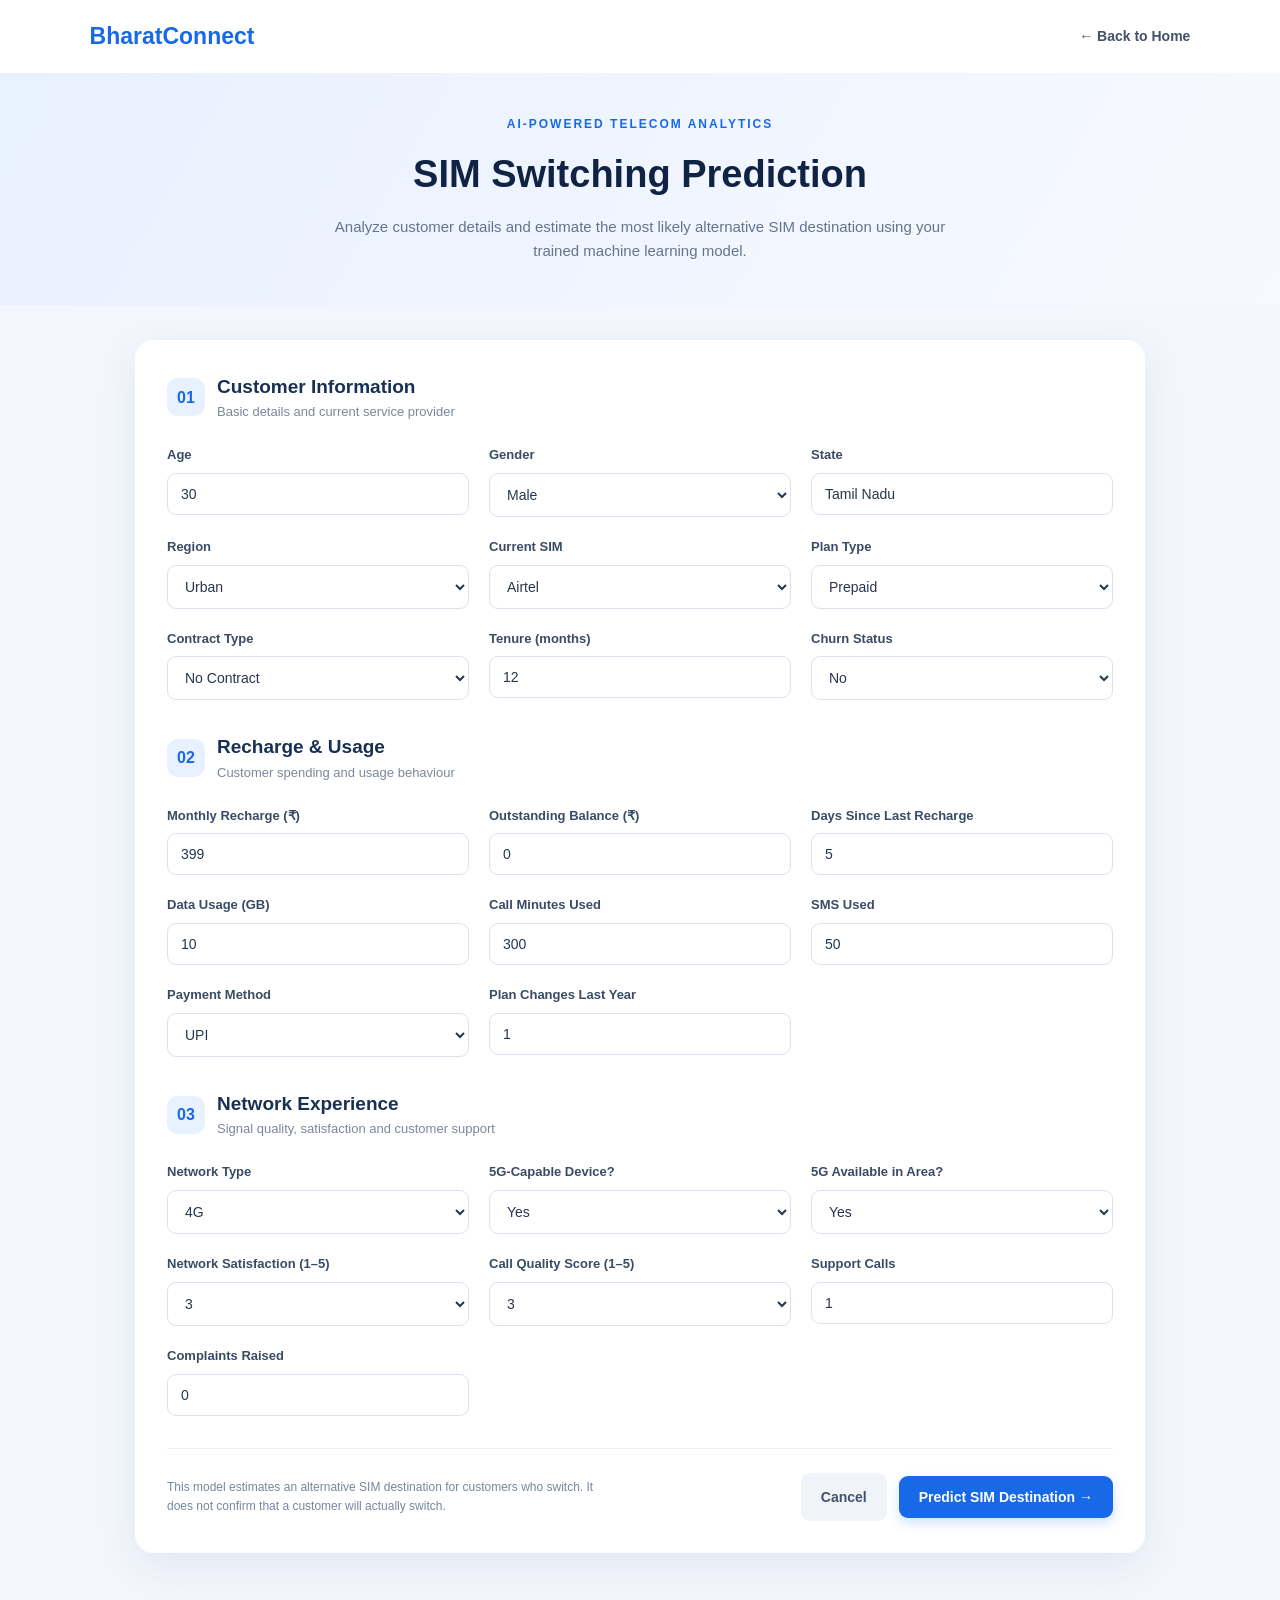
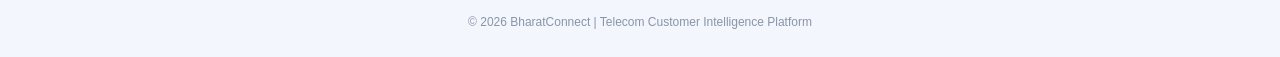
<file: templates/switch.html>
<!DOCTYPE html>
<html lang="en">
<head>
    <meta charset="UTF-8">
    <meta name="viewport" content="width=device-width, initial-scale=1.0">
    <title>SIM Switching Prediction | BharatConnect</title>

    <style>
        * {
            margin: 0;
            padding: 0;
            box-sizing: border-box;
        }

        body {
            font-family: "Segoe UI", Arial, sans-serif;
            background: #f3f6fc;
            color: #172b4d;
            line-height: 1.6;
        }

        .navbar {
            background: #ffffff;
            padding: 18px 7%;
            display: flex;
            justify-content: space-between;
            align-items: center;
            box-shadow: 0 2px 12px rgba(20, 40, 80, 0.06);
        }

        .brand {
            font-size: 23px;
            font-weight: 800;
            color: #1769e8;
            text-decoration: none;
        }

        .nav-link {
            text-decoration: none;
            color: #40516b;
            font-size: 14px;
            font-weight: 600;
        }

        .hero {
            background: linear-gradient(120deg, #e8f1ff, #f7f9ff);
            padding: 42px 20px;
            text-align: center;
        }

        .eyebrow {
            color: #1769e8;
            text-transform: uppercase;
            letter-spacing: 2px;
            font-size: 12px;
            font-weight: 800;
        }

        .hero h1 {
            font-size: clamp(28px, 4vw, 38px);
            margin: 10px 0;
            color: #102344;
        }

        .hero p {
            max-width: 650px;
            margin: auto;
            color: #64748b;
            font-size: 15px;
        }

        .container {
            max-width: 1050px;
            margin: 35px auto;
            padding: 0 20px;
        }

        .form-card {
            background: #ffffff;
            padding: 32px;
            border-radius: 18px;
            box-shadow: 0 12px 40px rgba(30, 55, 100, 0.08);
        }

        .section-heading {
            display: flex;
            align-items: center;
            gap: 12px;
            margin-bottom: 22px;
        }

        .section-number {
            width: 38px;
            height: 38px;
            display: flex;
            align-items: center;
            justify-content: center;
            background: #e8f1ff;
            color: #1769e8;
            border-radius: 11px;
            font-weight: 800;
        }

        .section-heading h2 {
            font-size: 19px;
            color: #183153;
        }

        .section-heading p {
            color: #7b879b;
            font-size: 13px;
        }

        .form-section {
            margin-bottom: 32px;
        }

        .form-grid {
            display: grid;
            grid-template-columns: repeat(3, minmax(0, 1fr));
            gap: 20px;
        }

        .field {
            min-width: 0;
        }

        label {
            display: block;
            font-size: 13px;
            font-weight: 700;
            color: #394b65;
            margin-bottom: 7px;
        }

        input,
        select {
            width: 100%;
            min-width: 0;
            padding: 12px 13px;
            border: 1px solid #dce3ee;
            border-radius: 9px;
            background: #ffffff;
            color: #26364d;
            font-size: 14px;
            outline: none;
            transition: border-color 0.2s, box-shadow 0.2s;
        }

        input:focus,
        select:focus {
            border-color: #2878ed;
            box-shadow: 0 0 0 3px rgba(40, 120, 237, 0.12);
        }

        .form-actions {
            border-top: 1px solid #edf0f5;
            padding-top: 24px;
            display: flex;
            justify-content: space-between;
            align-items: center;
            gap: 16px;
        }

        .note {
            font-size: 12px;
            color: #78869b;
            max-width: 450px;
        }

        .button-group {
            display: flex;
            gap: 12px;
            align-items: center;
        }

        .btn {
            display: inline-block;
            text-decoration: none;
            border: none;
            border-radius: 9px;
            padding: 13px 20px;
            font-size: 14px;
            font-weight: 700;
            cursor: pointer;
            text-align: center;
        }

        .btn-primary {
            background: #1769e8;
            color: #ffffff;
            box-shadow: 0 5px 12px rgba(23, 105, 232, 0.2);
        }

        .btn-primary:hover {
            background: #0d55c4;
        }

        .btn-secondary {
            background: #f0f4fa;
            color: #40516b;
        }

        .footer {
            text-align: center;
            padding: 25px 15px;
            color: #8995a7;
            font-size: 12px;
        }

        @media (max-width: 760px) {
            .form-grid {
                grid-template-columns: repeat(2, minmax(0, 1fr));
                gap: 16px;
            }

            .form-card {
                padding: 22px 18px;
            }

            .form-actions {
                align-items: stretch;
                flex-direction: column;
            }

            .button-group {
                flex-direction: column;
            }

            .btn {
                width: 100%;
            }
        }

        @media (max-width: 480px) {
            .form-grid {
                grid-template-columns: 1fr;
            }

            .navbar {
                padding: 15px 5%;
            }

            .hero {
                padding: 32px 18px;
            }
        }
    </style>
</head>

<body>

    <nav class="navbar">
        <a href="/" class="brand">BharatConnect</a>
        <a href="/" class="nav-link">← Back to Home</a>
    </nav>

    <header class="hero">
        <div class="eyebrow">AI-Powered Telecom Analytics</div>
        <h1>SIM Switching Prediction</h1>
        <p>
            Analyze customer details and estimate the most likely
            alternative SIM destination using your trained machine learning model.
        </p>
    </header>

    <main class="container">
        <form method="POST" class="form-card">

            <section class="form-section">
                <div class="section-heading">
                    <div class="section-number">01</div>
                    <div>
                        <h2>Customer Information</h2>
                        <p>Basic details and current service provider</p>
                    </div>
                </div>

                <div class="form-grid">
                    <div class="field">
                        <label for="age">Age</label>
                        <input id="age" type="number" name="age"
                               min="18" max="100" value="30" required>
                    </div>

                    <div class="field">
                        <label for="gender">Gender</label>
                        <select id="gender" name="gender" required>
                            <option>Male</option>
                            <option>Female</option>
                            <option>Other</option>
                        </select>
                    </div>

                    <div class="field">
                        <label for="state">State</label>
                        <input id="state" name="state"
                               value="Tamil Nadu" required>
                    </div>

                    <div class="field">
                        <label for="region">Region</label>
                        <select id="region" name="region" required>
                            <option>Urban</option>
                            <option>Semi-Urban</option>
                            <option>Rural</option>
                        </select>
                    </div>

                    <div class="field">
                        <label for="current_sim">Current SIM</label>
                        <select id="current_sim" name="current_sim" required>
                            <option>Airtel</option>
                            <option>Jio</option>
                            <option>Vi</option>
                            <option>BSNL</option>
                        </select>
                    </div>

                    <div class="field">
                        <label for="plan_type">Plan Type</label>
                        <select id="plan_type" name="plan_type">
                            <option>Prepaid</option>
                            <option>Postpaid</option>
                        </select>
                    </div>

                    <div class="field">
                        <label for="contract_type">Contract Type</label>
                        <select id="contract_type" name="contract_type">
                            <option>No Contract</option>
                            <option>Monthly</option>
                            <option>Yearly</option>
                        </select>
                    </div>

                    <div class="field">
                        <label for="tenure">Tenure (months)</label>
                        <input id="tenure" type="number" name="tenure"
                               min="0" value="12" required>
                    </div>

                    <div class="field">
                        <label for="churn">Churn Status</label>
                        <select id="churn" name="churn">
                            <option>No</option>
                            <option>Yes</option>
                        </select>
                    </div>
                </div>
            </section>

            <section class="form-section">
                <div class="section-heading">
                    <div class="section-number">02</div>
                    <div>
                        <h2>Recharge & Usage</h2>
                        <p>Customer spending and usage behaviour</p>
                    </div>
                </div>

                <div class="form-grid">
                    <div class="field">
                        <label for="monthly_recharge">Monthly Recharge (₹)</label>
                        <input id="monthly_recharge" type="number"
                               name="monthly_recharge" min="0" step="0.01"
                               value="399" required>
                    </div>

                    <div class="field">
                        <label for="outstanding_balance">Outstanding Balance (₹)</label>
                        <input id="outstanding_balance" type="number"
                               name="outstanding_balance" min="0" step="0.01"
                               value="0" required>
                    </div>

                    <div class="field">
                        <label for="days_since_recharge">Days Since Last Recharge</label>
                        <input id="days_since_recharge" type="number"
                               name="days_since_recharge" min="0"
                               value="5" required>
                    </div>

                    <div class="field">
                        <label for="data_usage">Data Usage (GB)</label>
                        <input id="data_usage" type="number" name="data_usage"
                               min="0" step="0.01" value="10" required>
                    </div>

                    <div class="field">
                        <label for="call_minutes">Call Minutes Used</label>
                        <input id="call_minutes" type="number"
                               name="call_minutes" min="0" value="300" required>
                    </div>

                    <div class="field">
                        <label for="sms_used">SMS Used</label>
                        <input id="sms_used" type="number" name="sms_used"
                               min="0" value="50" required>
                    </div>

                    <div class="field">
                        <label for="payment_method">Payment Method</label>
                        <select id="payment_method" name="payment_method">
                            <option>UPI</option>
                            <option>Credit Card</option>
                            <option>Debit Card</option>
                            <option>Net Banking</option>
                            <option>Cash</option>
                            <option>Auto Pay</option>
                        </select>
                    </div>

                    <div class="field">
                        <label for="plan_changes">Plan Changes Last Year</label>
                        <input id="plan_changes" type="number"
                               name="plan_changes" min="0" value="1" required>
                    </div>
                </div>
            </section>

            <section class="form-section">
                <div class="section-heading">
                    <div class="section-number">03</div>
                    <div>
                        <h2>Network Experience</h2>
                        <p>Signal quality, satisfaction and customer support</p>
                    </div>
                </div>

                <div class="form-grid">
                    <div class="field">
                        <label for="network_type">Network Type</label>
                        <select id="network_type" name="network_type">
                            <option>4G</option>
                            <option>5G</option>
                            <option>3G</option>
                        </select>
                    </div>

                    <div class="field">
                        <label for="device_5g">5G-Capable Device?</label>
                        <select id="device_5g" name="device_5g">
                            <option>Yes</option>
                            <option>No</option>
                        </select>
                    </div>

                    <div class="field">
                        <label for="5g_available">5G Available in Area?</label>
                        <select id="5g_available" name="5g_available">
                            <option>Yes</option>
                            <option>No</option>
                        </select>
                    </div>

                    <div class="field">
                        <label for="network_satisfaction">Network Satisfaction (1–5)</label>
                        <select id="network_satisfaction"
                                name="network_satisfaction">
                            <option>1</option>
                            <option>2</option>
                            <option selected>3</option>
                            <option>4</option>
                            <option>5</option>
                        </select>
                    </div>

                    <div class="field">
                        <label for="call_quality">Call Quality Score (1–5)</label>
                        <select id="call_quality" name="call_quality">
                            <option>1</option>
                            <option>2</option>
                            <option selected>3</option>
                            <option>4</option>
                            <option>5</option>
                        </select>
                    </div>

                    <div class="field">
                        <label for="support_calls">Support Calls</label>
                        <input id="support_calls" type="number"
                               name="support_calls" min="0" value="1" required>
                    </div>

                    <div class="field">
                        <label for="complaints">Complaints Raised</label>
                        <input id="complaints" type="number"
                               name="complaints" min="0" value="0" required>
                    </div>
                </div>
            </section>

            <div class="form-actions">
                <p class="note">
                    This model estimates an alternative SIM destination
                    for customers who switch. It does not confirm that
                    a customer will actually switch.
                </p>

                <div class="button-group">
                    <a href="/" class="btn btn-secondary">Cancel</a>
                    <button type="submit" class="btn btn-primary">
                        Predict SIM Destination →
                    </button>
                </div>
            </div>

        </form>
    </main>

    <footer class="footer">
        © 2026 BharatConnect | Telecom Customer Intelligence Platform
    </footer>

</body>
</html>
</file>
